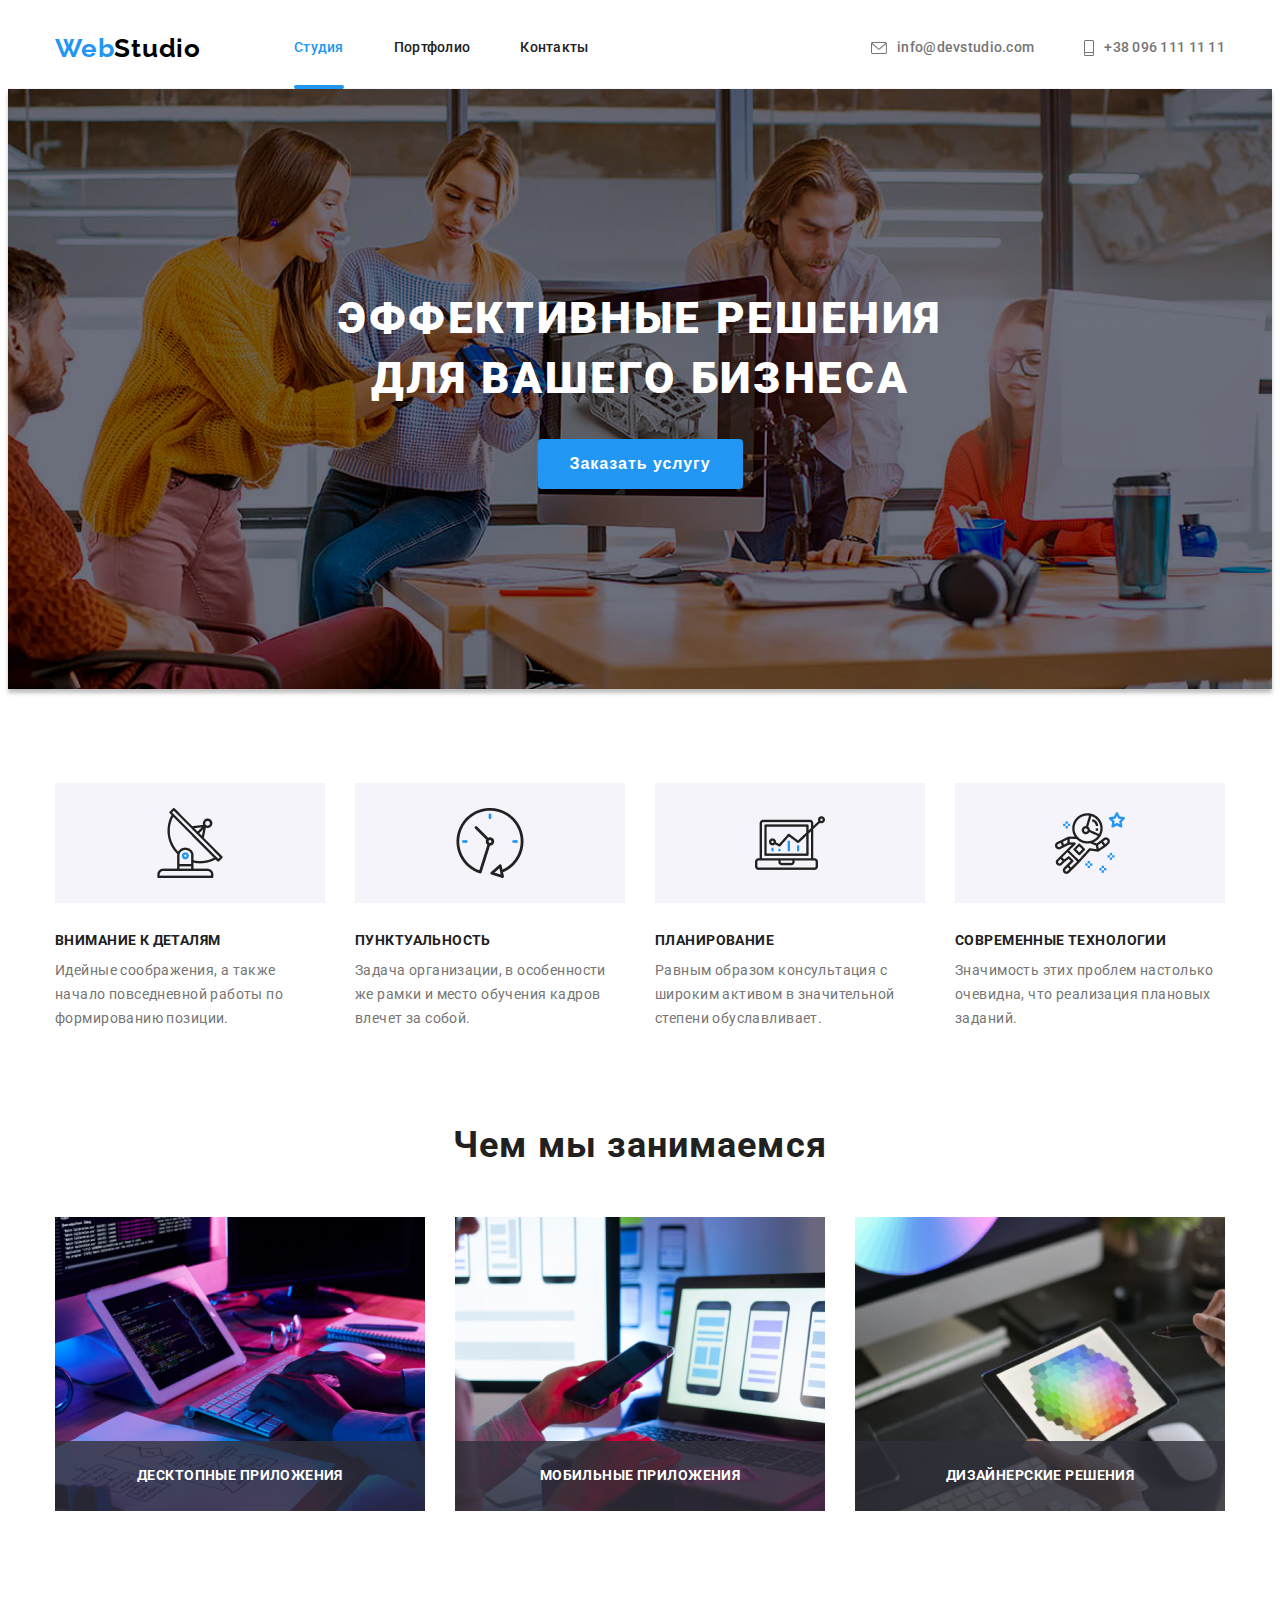
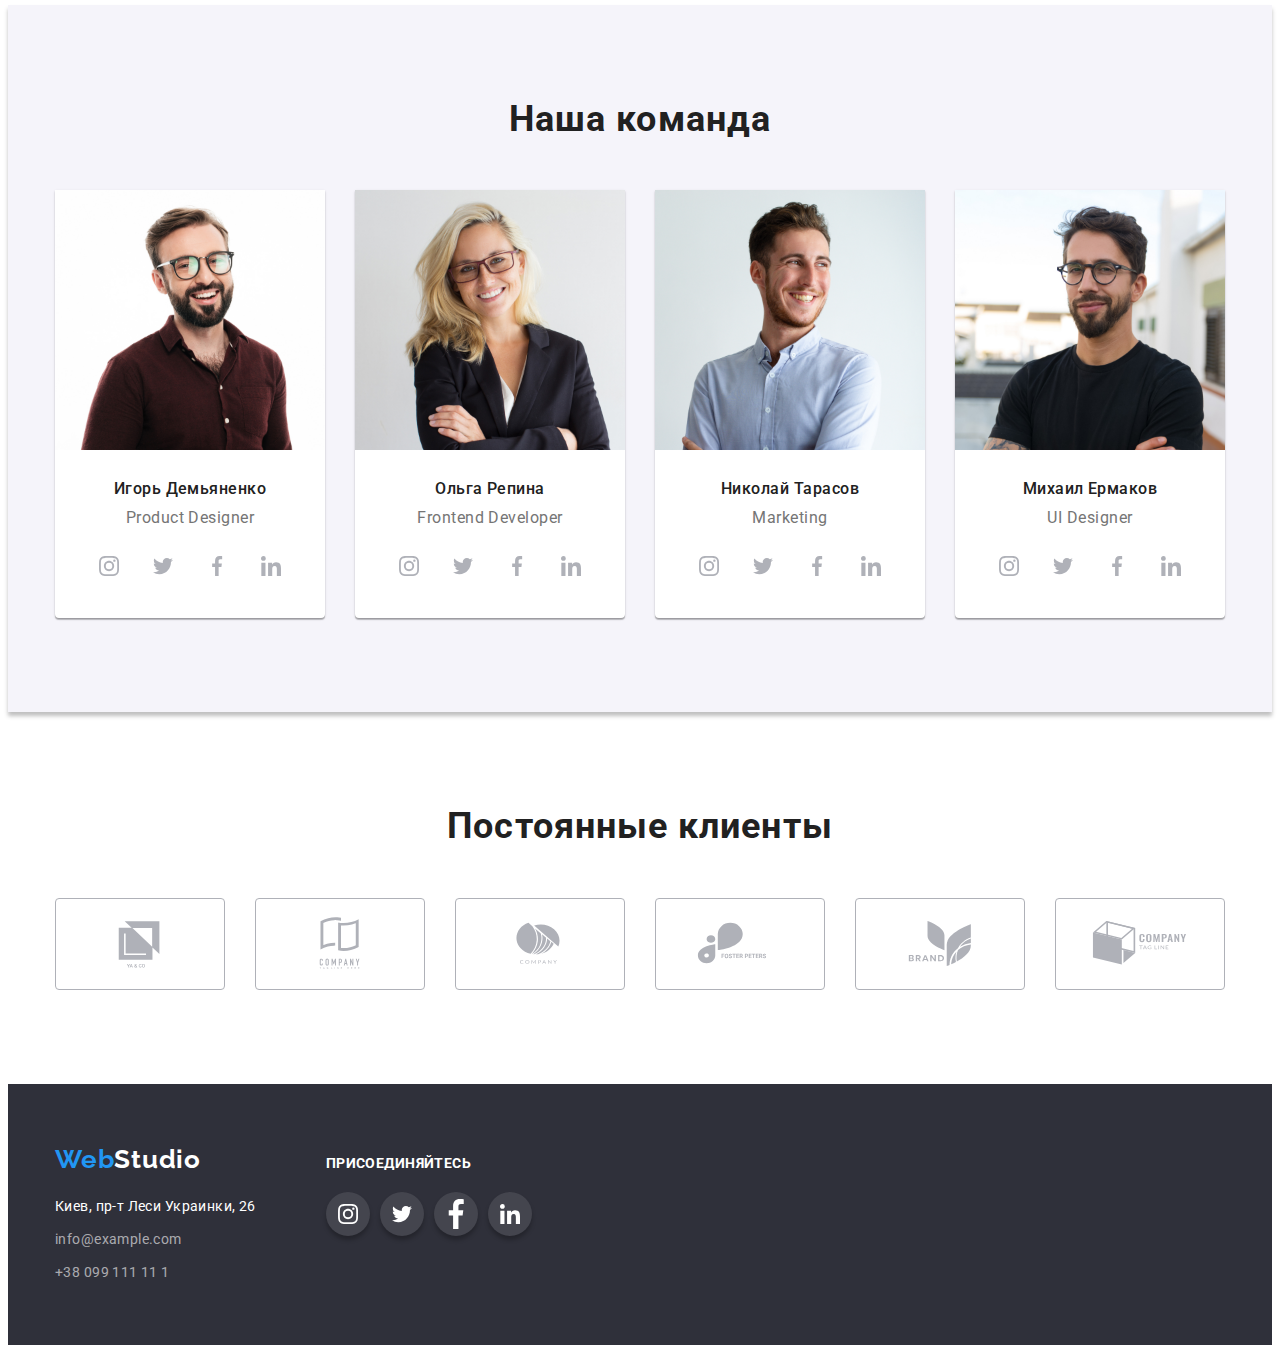
<file: index.html>
<!DOCTYPE html>
<html lang="ru">
<head>
    <meta charset="UTF-8">
    <meta http-equiv="X-UA-Compatible" content="IE=edge">
    <meta name="viewport" content="width=device-width, initial-scale=1.0">
    <title>Document</title>
    <link rel="preconnect" href="https://fonts.googleapis.com">
    <link rel="preconnect" href="https://fonts.gstatic.com" crossorigin>
    <link href="https://fonts.googleapis.com/css2?family=Raleway:wght@700&family=Roboto:wght@400;500;700;900&display=swap" rel="stylesheet">
    <link rel="stylesheet"  
        href="https://cdnjs.cloudflare.com/ajax/libs/modern-normalize/1.1.0/modern-normalize.min.css"
        integrity="sha512-wpPYUAdjBVSE4KJnH1VR1HeZfpl1ub8YT/NKx4PuQ5NmX2tKuGu6U/JRp5y+Y8XG2tV+wKQpNHVUX03MfMFn9Q=="
        crossorigin="anonymous"  
        referrerpolicy="no-referrer" />
        <link href="https://unpkg.com/aos@2.3.1/dist/aos.css" rel="stylesheet">
        <link rel="stylesheet" 
        href="https://cdnjs.cloudflare.com/ajax/libs/animate.css/4.1.1/animate.min.css" />
    <link rel="stylesheet" href="./css/styles.css">
</head>
<body>
    <!-- navigation -->
    <header class=" header ">
        <div class="container navigation">
            <nav class="header-nav"> 
                <a  href="./index.html" lang="en" class="header-logo animate__animated animate__bounce" >
                    <span class="logo-span">Web</span>Studio
                </a>
                <ul class="header-list list">
                    <li class="header-item "><a href="./index.html" class="header-link link current">Студия</a></li>
                    <li class="header-item"><a href="./portfolio.html" class="header-link link ">Портфолио</a></li>
                    <li class="header-item"><a href="#" class="header-link link">Контакты</a></li>
                </ul>
            </nav>
             <ul class="avth-nav list">
                 <li class="avth-item item">
                    <a href="mailto:info@devstudio.com" class="avth-mail grey link"><svg class="avth-soc-icon" width="16" height="12">
                        <use href="./images/symbol-defs.svg#convert"></use>
                    </svg>info@devstudio.com</a>
                </li>
                 <li class="avth-item item">
                    <a href="tel:+380961111111" class="avth-tel grey link"><svg class="avth-soc-icon" width="10" height="16">
                        <use href="./images/symbol-defs.svg#telephone"></use>
                    </svg>+38 096 111 11 11</a>
                </li>
             </ul>
        </div>
    </header>
    <main>
    <!--Герой -Hero -->
    
    <section class="hero">
        <div class="container">
            <h1 class="hero-title">
                Эффективные решения для вашего бизнеса
            </h1>
            <button type="button" class="hero-btn" data-modal-open >
                Заказать услугу
            </button> 
        </div>
        
    </section>

    <!--  Перечень особеннoстeй features-->
             <!-- преимуществ Benefitc-->
    <section class="features">
        <div class="container ">
            <h2 class="visually-hidden">Преимущества </h2>
            <ul class="features-list list">
                <li class="features-item item-antenna">
                    <h3 class="features-after-title">Внимание к деталям</h3>
                    <p class="features-text">
                        Идейные соображения, а также начало повседневной работы по формированию позиции.
                    </p>
                </li>
                <li class="features-item item-clock">
                    <h3 class="features-after-title">Пунктуальность</h3>
                    <p class="features-text">
                        Задача организации, в особенности же рамки и место обучения кадров влечет за собой.
                    </p>
                </li>
                <li class="features-item item-diagram">
                    <h3 class="features-after-title">Планирование</h3>
                    <p class="features-text">
                        Равным образом консультация с широким активом в значительной степени обуславливает.
                    </p>
                </li>
                <li class="features-item item-astronavt">
                    <h3 class="features-after-title">Современные технологии</h3>
                    <p class="features-text">
                        Значимость этих проблем настолько очевидна, что реализация плановых заданий.
                    </p>
                </li>
            </ul>
        </div> 
    </section>
    <!-- чем занимаемся- doing -->
    <section class=" doing">
        <div class="container ">
            <h2 class=" doing-title">
                Чем мы занимаемся
            </h2>
            <ul class="doing-list list">
                <li class="doing-item"><img src="images/img(1).jpg" alt="печатает на ноутбуке" width="370">
                    <p class="doing-text">Десктопные приложения</p>
                </li>
                <li class="doing-item"><img src="images/img(2).jpg" alt="синхронизирует из телефона" width="370" height="294">
                    <p class="doing-text">Мобильные приложения</p>
                </li>
                <li class="doing-item"><img src="images/img(3).jpg" alt=" моделирует на планшета" width="370" height="294">
                    <p class="doing-text">Дизайнерские решения</p>
                </li>
            </ul>
        </div>
    </section>
      <!--сотрудники-employees-->
      <section class="employees">
        <div class="container">
           <h2 class="employees-title">
                Наша команда
            </h2>
                <ul class="employees-list list">
                    <li class="employees-item">
                        <img src="images/img(4).jpg" alt="игорь" width="270" height="260">
                        <div class=" employees-container">
                            <h3 class="employees-after-title">Игорь Демьяненко</h3>
                            <p lang="en" class="employees-text">Product Designer</p>
                            <ul class="employees-soc list">
                                <li class="employees-soc-item">
                                    <a href="" class="employees-soc-link ">
                                        <svg class="employees-soc-icon" width="20" height="20" >
                                            <use href="./images/symbol-defs1.svg#icon-instagram-2"></use>
                                        </svg>
                                    </a>
                                </li>
                                <li class="employees-soc-item">
                                    <a href="" class="employees-soc-link">
                                        <svg class="employees-soc-icon" width="20" height="20">
                                            <use href="./images/symbol-defs1.svg#icon-twitter-1"></use>
                                        </svg>
                                    </a>
                                </li>
                                <li class="employees-soc-item">
                                    <a href="" class="employees-soc-link">
                                        <svg class="employees-soc-icon" width="20" height="20">
                                            <use href="./images/symbol-defs1.svg#icon-facebook-1"></use>
                                        </svg>
                                    </a>
                                </li>
                                <li class="employees-soc-item">
                                    <a href="" class="employees-soc-link">
                                        <svg class="employees-soc-icon" width="20" height="20">
                                            <use href="./images/symbol-defs1.svg#icon-linkedin-1"></use>
                                        </svg>
                                    </a>
                                </li>
                            </ul>
                        </div>
                    </li>
                    <li class="employees-item">
                        <img src="images/img(5).jpg" alt="ольга" width="270" height="260">
                        <div class=" employees-container">
                            <h3 class="employees-after-title">Ольга Репинa</h3>
                            <p lang="en" class="employees-text">Frontend Developer</p>
                            <ul class="employees-soc list">
                                <li class="employees-soc-item">
                                    <a href="" class="employees-soc-link ">
                                        <svg class="employees-soc-icon" width="20" height="20" >
                                            <use href="./images/symbol-defs1.svg#icon-instagram-2"></use>
                                        </svg>
                                    </a>
                                </li>
                                <li class="employees-soc-item">
                                    <a href="" class="employees-soc-link">
                                        <svg class="employees-soc-icon" width="20" height="20">
                                            <use href="./images/symbol-defs1.svg#icon-twitter-1"></use>
                                        </svg>
                                    </a>
                                </li>
                                <li class="employees-soc-item">
                                    <a href="" class="employees-soc-link">
                                        <svg class="employees-soc-icon" width="20" height="20">
                                            <use href="./images/symbol-defs1.svg#icon-facebook-1"></use>
                                        </svg>
                                    </a>
                                </li>
                                <li class="employees-soc-item">
                                    <a href="" class="employees-soc-link">
                                        <svg class="employees-soc-icon" width="20" height="20">
                                            <use href="./images/symbol-defs1.svg#icon-linkedin-1"></use>
                                        </svg>
                                    </a>
                                </li>
                            </ul>
                        </div>
                    </li>
                    <li class="employees-item">
                        <img src="images/img(6).jpg" alt="николай" width="270" height="260">
                        <div class=" employees-container">
                            <h3 class="employees-after-title">Николай Тарасов</h3>
                            <p lang="en" class="employees-text">Marketing</p>
                            <ul class="employees-soc list">
                                <li class="employees-soc-item">
                                    <a href="" class="employees-soc-link ">
                                        <svg class="employees-soc-icon" width="20" height="20" >
                                            <use href="./images/symbol-defs1.svg#icon-instagram-2"></use>
                                        </svg>
                                    </a>
                                </li>
                                <li class="employees-soc-item">
                                    <a href="" class="employees-soc-link">
                                        <svg class="employees-soc-icon" width="20" height="20">
                                            <use href="./images/symbol-defs1.svg#icon-twitter-1"></use>
                                        </svg>
                                    </a>
                                </li>
                                <li class="employees-soc-item">
                                    <a href="" class="employees-soc-link">
                                        <svg class="employees-soc-icon" width="20" height="20">
                                            <use href="./images/symbol-defs1.svg#icon-facebook-1"></use>
                                        </svg>
                                    </a>
                                </li>
                                <li class="employees-soc-item">
                                    <a href="" class="employees-soc-link">
                                        <svg class="employees-soc-icon" width="20" height="20">
                                            <use href="./images/symbol-defs1.svg#icon-linkedin-1"></use>
                                        </svg>
                                    </a>
                                </li>
                            </ul>
                        </div>
                    </li>
                    <li class="employees-item">
                        <img src="images/img(7).jpg" alt="михаил" width="270" height="260">
                        <div class=" employees-container">
                            <h3 class="employees-after-title">Михаил Ермаков</h3>
                            <p lang="en" class="employees-text">UI Designer</p>
                            <ul class="employees-soc list">
                                <li class="employees-soc-item">
                                    <a href="" class="employees-soc-link ">
                                        <svg class="employees-soc-icon" width="20" height="20" >
                                            <use href="./images/symbol-defs1.svg#icon-instagram-2"></use>
                                        </svg>
                                    </a>
                                </li>
                                <li class="employees-soc-item">
                                    <a href="" class="employees-soc-link">
                                        <svg class="employees-soc-icon" width="20" height="20">
                                            <use href="./images/symbol-defs1.svg#icon-twitter-1"></use>
                                        </svg>
                                    </a>
                                </li>
                                <li class="employees-soc-item">
                                    <a href="" class="employees-soc-link">
                                        <svg class="employees-soc-icon" width="20" height="20">
                                            <use href="./images/symbol-defs1.svg#icon-facebook-1"></use>
                                        </svg>
                                    </a>
                                </li>
                                <li class="employees-soc-item">
                                    <a href="" class="employees-soc-link">
                                        <svg class="employees-soc-icon" width="20" height="20">
                                            <use href="./images/symbol-defs1.svg#icon-linkedin-1"></use>
                                        </svg>
                                    </a>
                                </li>
                            </ul>
                        </div>
                     
                    </li>
                       
                </ul>
        </div>
    </section>
    <!-- Регулярные клиенты -->
    <section class="client">
        <div class="container">
            <h2 class="client-title">
                Постоянные клиенты
            </h2>
            <ul class="client-list list">
                <li class="client-item">
                    <a href="" class="client-link ">
                        <svg class="client-icon" width="106" height="60">
                            <use href="./images/symbol-defs2.svg#icon-Logo"></use>
                        </svg>
                    </a>
                </li>
                <li class="client-item">
                    <a href="" class="client-link ">
                        <svg class="client-icon" width="106" height="60">
                            <use href="./images/symbol-defs2.svg#icon-Logo-1"></use>
                        </svg>
                    </a>
                </li>
                <li class="client-item">
                    <a href="" class="client-link ">
                        <svg class="client-icon" width="106" height="60">
                            <use href="./images/symbol-defs2.svg#icon-Logo-2"></use>
                        </svg>
                    </a>
                </li>
                <li class="client-item">
                    <a href="" class="client-link ">
                        <svg class="client-icon" width="106" height="60">
                            <use href="./images/symbol-defs2.svg#icon-Logo-3"></use>
                        </svg>
                    </a>
                </li>
                <li class="client-item">
                    <a href="" class="client-link ">
                        <svg class="client-icon" width="106" height="60">
                            <use href="./images/symbol-defs2.svg#icon-Logo-4"></use>
                        </svg>
                    </a>
                </li>
                <li class="client-item">
                    <a href="" class="client-link ">
                        <svg class="client-icon" width="106" height="60">
                            <use href="./images/symbol-defs2.svg#icon-Logo-5"></use>
                        </svg>
                    </a>
                </li>
            </ul>

        </div>
    </section>
    </main>
    <!-- Футер -->
    <footer class="footer">
        <div class="footer-container container">
            <div class=" adress-container ">
                <a href="./index.html" lang="en" class="footer-logo">
                    <span class="logo-span">Web</span>Studio
                </a>
                <address class="adress">
                    <ul class="footer-list list">
                        <li class="footer-item">
                            <a href="https://goo.gl/maps/2USZwXQaz1WwdcCW7" target="_blank " rel="noopener nofollow"
                                class="footer-adress link">Киев, пр-т Леси Украинки, 26</a>
                        </li>
                        <li class="footer-item">
                            <a href="mailto:info@example.com" class="footer-link link">info@example.com</a>
                        </li>
                        <li class="footer-item">
                            <a href="tel:+380991111111" class="footer-link link">+38 099 111 11 1</a>
                        </li>
                    </ul>
                </address>
            </div>
            <!-- Присоеденяйтесь-join -->
            <div class="join-container">
                <p class="join-text">
                    присоединяйтесь
                </p>
                <ul class="join-soc-list list">
                    <li class="join-soc-item">
                        <a href="" class="join-soc-link ">
                            <svg class="join-soc-icon" width="20" height="20">
                                <use href="./images/symbol-defs1.svg#icon-instagram-2"></use>
                            </svg>
                        </a>
                    </li>
                    <li class="join-soc-item">
                        <a href="" class="join-soc-link">
                            <svg class="join-soc-icon" width="20" height="20">
                                <use href="./images/symbol-defs1.svg#icon-twitter-1"></use>
                            </svg>
                        </a>
                    </li>
                    <li class="join-soc-item">
                        <a href="" class="join-soc-link">
                            <svg class="join-soc-icon" width="30" height="30">
                                <use href="./images/symbol-defs1.svg#icon-facebook-1"></use>
                            </svg>
                        </a>
                    </li>
                    <li class="join-soc-item">
                        <a href="" class="join-soc-link">
                            <svg class="join-soc-icon" width="20" height="20">
                                <use href="./images/symbol-defs1.svg#icon-linkedin-1"></use>
                            </svg>
                        </a>
                    </li>
                </ul>
            </div>
        </div>
    </footer>
    <div class="backdrop is-hidden" data-modal>
        <div class="modal-window">
            <p></p>
            <button type="button" class="modal-close" data-modal-close>
                <svg class="modal-window-icon" width="30" height="30">
                    <use href="./images/symbol-defs close.svg#icon-close"></use>
                </svg>
            </button>
        </div>
    </div>
    <script src="https://unpkg.com/aos@2.3.1/dist/aos.js"></script>
    <script>
        AOS.init();
    </script>
    <script src="./js/modal.js"></script>
</body>
</html>
</file>
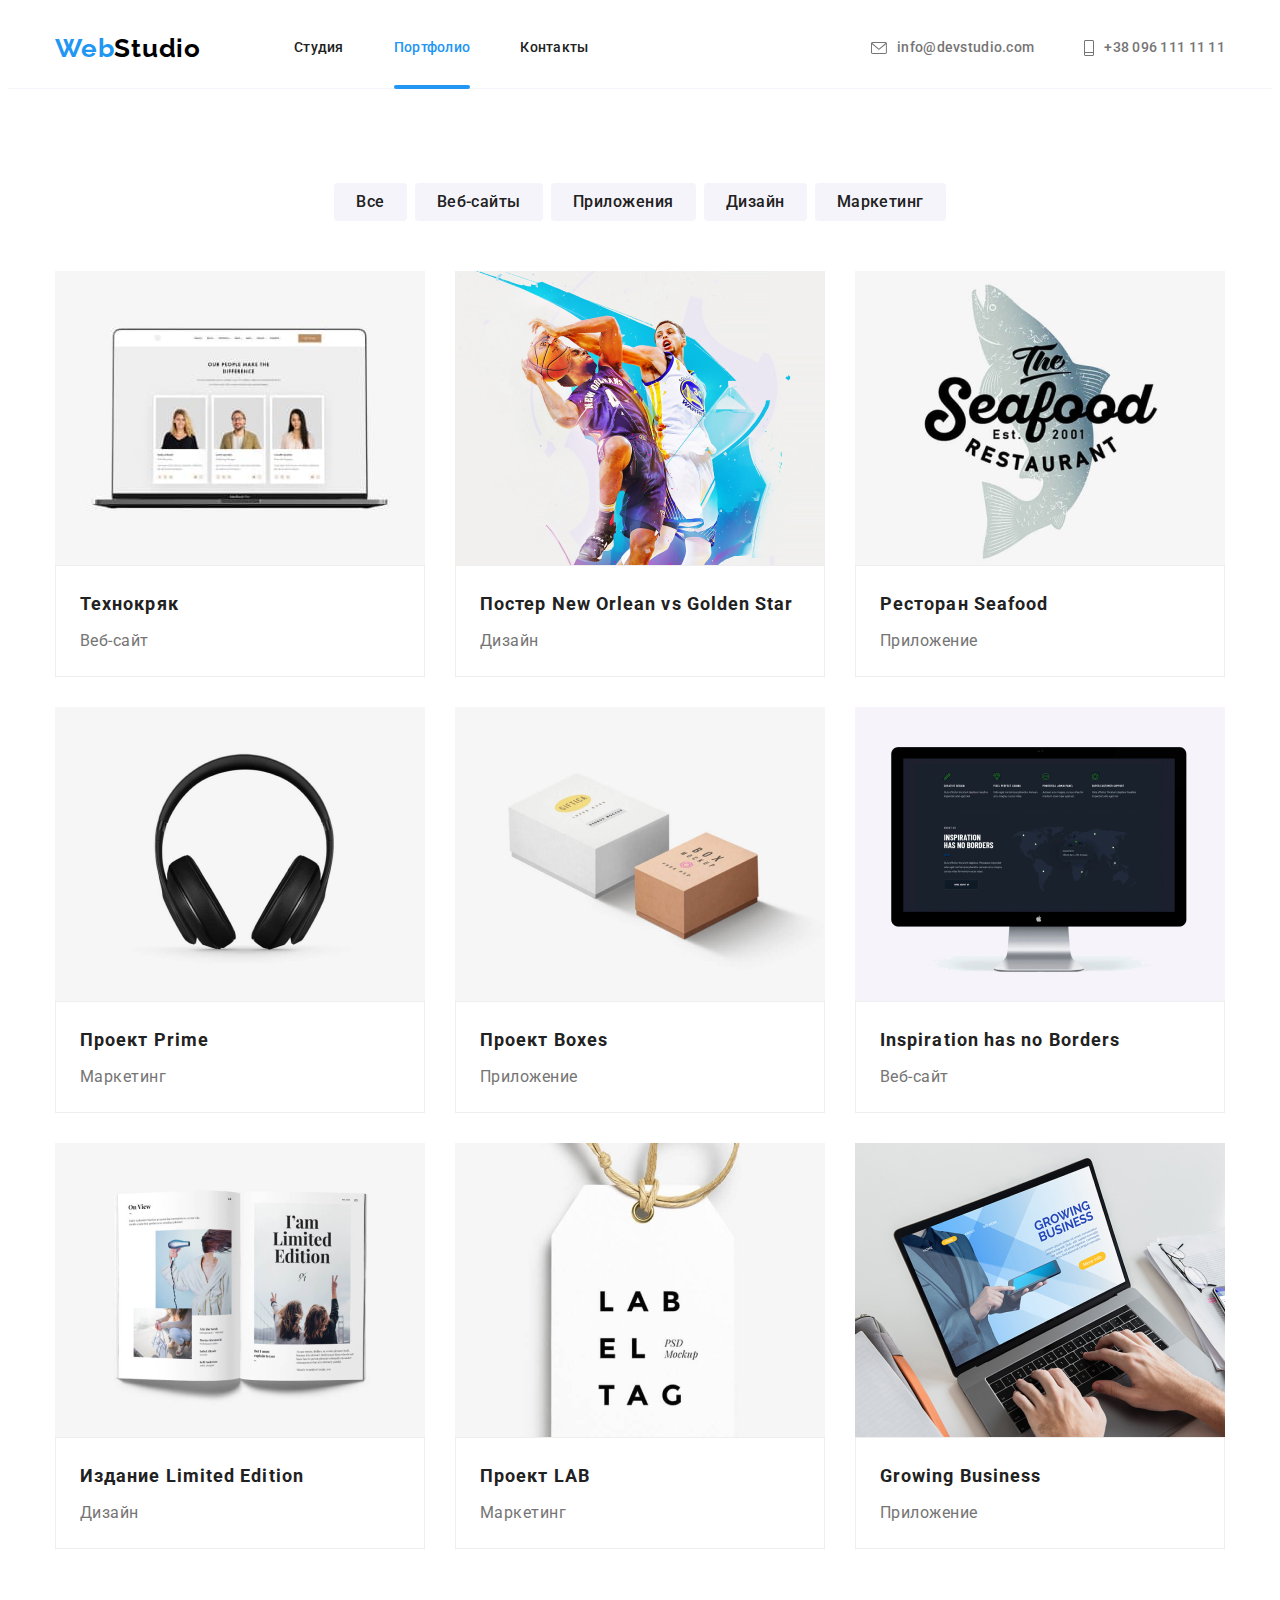
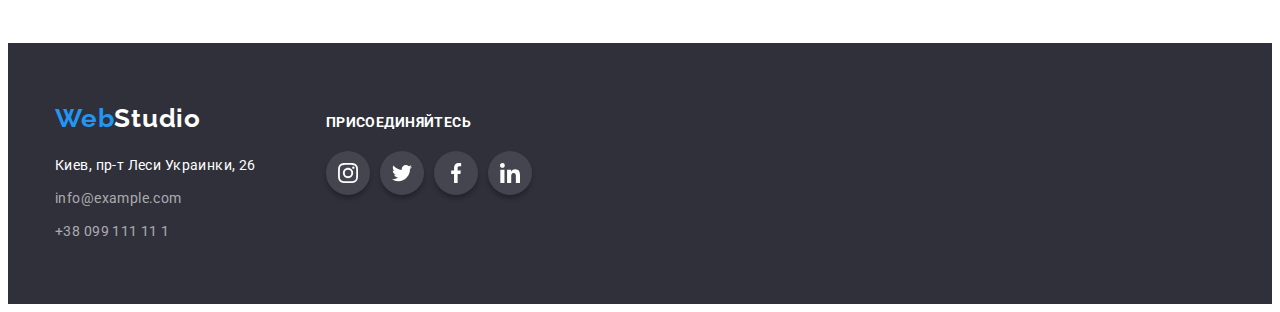
<file: portfolio.html>
<!DOCTYPE html>
<html lang="ru">

<head>
    <meta charset="UTF-8">
    <meta http-equiv="X-UA-Compatible" content="IE=edge">
    <meta name="viewport" content="width=device-width, initial-scale=1.0">
    <title>Document</title>
    <link rel="preconnect" href="https://fonts.googleapis.com">
    <link rel="preconnect" href="https://fonts.gstatic.com" crossorigin>
    <link href="https://fonts.googleapis.com/css2?family=Raleway:wght@700&family=Roboto:wght@400;500;700;900&display=swap" rel="stylesheet">
    <link rel="stylesheet" 
        href="https://cdnjs.cloudflare.com/ajax/libs/modern-normalize/1.1.0/modern-normalize.min.css"
        integrity="sha512-wpPYUAdjBVSE4KJnH1VR1HeZfpl1ub8YT/NKx4PuQ5NmX2tKuGu6U/JRp5y+Y8XG2tV+wKQpNHVUX03MfMFn9Q=="
        crossorigin="anonymous" 
        referrerpolicy="no-referrer" />
        <link href="https://unpkg.com/aos@2.3.1/dist/aos.css" rel="stylesheet">
        <link rel="stylesheet" 
        href="https://cdnjs.cloudflare.com/ajax/libs/animate.css/4.1.1/animate.min.css" />
    <link rel="stylesheet" href="./css/styles.css">
</head>

<body class="page">
    <!-- navigation -->
    <header class=" header ">
        <div class="container navigation">
             <nav class="header-nav">
                 <a href="./index.html" lang="en" class="header-logo">
                     <span class="logo-span">Web</span>Studio
                 </a>
                 <ul class=" header-list list">
                     <li class="header-item"> <a href="./index.html" class="header-link link ">Студия</a></li>
                     <li class="header-item"> <a href="./portfolio.html" class="header-link link current">Портфолио</a></li>
                     <li class="header-item"> <a href="#" class="header-link link">Контакты</a></li>
                 </ul>
             </nav>     
             <ul class="avth-nav list">
                 <li class="avth-item item"> <a href="mailto:info@devstudio.com" class="header-mail grey link"><svg class="avth-soc-icon" width="16" height="12">
                    <use href="./images/symbol-defs.svg#convert"></use>
                </svg>info@devstudio.com</a></li>
                 <li class="avth-item item"> <a href="tel:+380961111111" class="header-tel grey link"><svg class="avth-soc-icon" width="10" height="16">
                    <use href="./images/symbol-defs.svg#telephone"></use>
                </svg>+38 096 111 11 11</a></li>
             </ul>
        </div>
    </header>
    <main >
        <!-- filter -->
        <section class="portfolio">
            <div class="container">
                    <h1 class="visually-hidden">
                        Портфолио
                    </h1>
                    <ul class="filter-list list">
                        <li class="filter-item">
                            <button type="button" class="filter-btn">Все</button>
                        </li>
                        <li class="filter-item">
                            <button type="button" class="filter-btn">Веб-сайты</button>
                        </li>
                        <li class="filter-item">
                            <button type="button" class="filter-btn">Приложения</button>
                        </li>
                        <li class="filter-item">
                            <button type="button" class="filter-btn">Дизайн</button>
                        </li>
                        <li class="filter-item">
                            <button type="button" class="filter-btn">Маркетинг</button>
                        </li>
                    </ul>   
                           <!--projekt-->
                <ul class="projekt-list list">
                    <li class="projekt-item">
                        <a href="#" class="projekt-link link">
                            <div class="projekt-ghostly"><img src="images. port/img port(1).jpg" alt="технокряк" width="370">
                            <p class="projekt-ghostly-text">
                                Ресурс предлагает комплексные предложения с разным уровнем функционала и сервисов. Все это позволит посетителю
                                получить
                                исчерпывающие сведения о компании или частном лице.
                            </p>
                        </div>
                            <div class="after-projekt">
                                <h2 class="projekt-title">Технокряк</h2>
                                <p class="projekt-text">Веб-сайт</p>
                            </div>
                        </a>
                    </li>
                    <li class="projekt-item">
                        <a href="#" class="projekt-link link">
                            <div  class="projekt-ghostly"><img src="images. port/img port(2).jpg" alt=" постер баскетболисты" width="370">
                                <p class="projekt-ghostly-text"></p>
                            </div>
                            <div class="after-projekt">
                                <h2 lang="en" class="projekt-title">
                                    Постер
                                    <span lang="en">New Orlean vs Golden Star</span>
                                </h2>
                                <p class="projekt-text">Дизайн</p>
                            </div>
                        </a>
                    </li>
                    <li class="projekt-item">
                        <a href="#" class="projekt-link link">
                            <div  class="projekt-ghostly"><img src="images. port/img port(3).jpg" alt="постер ресторана" width="370">
                                <p class="projekt-ghostly-text"></p>
                            </div>
                            <div class="after-projekt">
                                <h2 lang="en" class="projekt-title">
                                    Ресторан
                                    <span lang="en">Seafood</span>
                                </h2>
                                <p class="projekt-text">Приложение</p>
                            </div>
                        </a>
                    </li>
                    <li class="projekt-item">
                        <a href="#" class="projekt-link link">
                           <div  class="projekt-ghostly"><img src="images. port/img port(4).jpg" alt="наушники" width="370">
                               <p class="projekt-ghostly-text"></p>
                           </div>
                            <div class="after-projekt">
                                <h2 lang="en" class="projekt-title">
                                    Проект
                                    <span lang="en"> Prime</span>
                                </h2>
                                <p class="projekt-text">Маркетинг</p>
                            </div>
                        </a>
                    </li>
                    <li class="projekt-item">
                        <a href="#" class="projekt-link link">
                            <div  class="projekt-ghostly"><img src="images. port/img port(5).jpg" alt="наушники" width="370">
                                <p class="projekt-ghostly-text"></p>
                            </div>
                            <div class="after-projekt">
                                <h2 lang="en" class="projekt-title">
                                    Проект
                                    <span lang="en">Boxes</span>
                                </h2>
                                <p class="projekt-text">Приложение</p>
                            </div>
                        </a>
                    </li>
                    <li class="projekt-item">
                        <a href="#" class="projekt-link link">
                            <div  class="projekt-ghostly"><img src="images. port/img port(6).jpg" alt="монитор" width="370">
                                <p class="projekt-ghostly-text"></p>
                            </div>
                            <div class="after-projekt">
                                <h2 lang="en" class="projekt-title">
                                    Inspiration has no Borders
                                </h2>
                                <p class="projekt-text">Веб-сайт</p>
                            </div>
                        </a>
                    </li>
                    <li class="projekt-item">
                        <a href="#" class="projekt-link link">
                            <div  class="projekt-ghostly"><img src="images. port/img port(7).jpg" alt="книга" width="370">
                                <p class="projekt-ghostly-text"></p>
                            </div>
                            <div class="after-projekt">
                                <h2 lang="en" class="projekt-title">
                                    Издание
                                    <span lang="en">Limited Edition</span>
                                </h2>
                                <p class="projekt-text">Дизайн</p>
                            </div>
                        </a>
                    </li>
                    <li class="projekt-item">
                        <a href="#" class="projekt-link link">
                            <div  class="projekt-ghostly"><img src="images. port/img port(8).jpg" alt="бирка" width="370">
                                <p class="projekt-ghostly-text"></p>
                            </div>
                            <div class="after-projekt">
                                <h2 class="projekt-title">
                                    Проект
                                    <span lang="en">LAB</span>
                                </h2>
                                <p class="projekt-text">Маркетинг</p>
                            </div>
                        </a>
                    </li>
                    <li class="projekt-item">
                        <a href="#" class="projekt-link link">
                            <div  class="projekt-ghostly"><img src="images. port/img port(9).jpg" alt="открытое приложение" width="370">
                                <p class="projekt-ghostly-text"></p>
                            </div>
                            <div class="after-projekt">
                                <h2 lang="en" class="projekt-title">
                                    Growing Business
                                </h2>
                                <p class="projekt-text">Приложение</p>
                            </div>
                        </a>
                    </li>
                </ul>
                </section>
            </div>
    </main>
    <!-- Футер -->
    <footer class="footer">
        <div class="footer-container container">
            <div class="adress-container">
                <a href="./index.html" lang="en" class="footer-logo">
                    <span class="logo-span">Web</span>Studio
                </a>
                <address class="adress">
                    <ul class="footer-list list">
                        <li class="footer-item">
                            <a href="https://goo.gl/maps/2USZwXQaz1WwdcCW7" target="_blank " rel="noopener nofollow"
                                class="footer-adress link">Киев, пр-т Леси Украинки, 26</a>
                        </li>
                        <li class="footer-item">
                            <a href="mailto:info@example.com" class="footer-link link">info@example.com</a>
                        </li>
                        <li class="footer-item">
                            <a href="tel:+380991111111" class="footer-link link">+38 099 111 11 1</a>
                        </li>
                    </ul>
                </address>
            </div>
            <!-- Присоеденяйтесь-join -->
            <div class="join-container">
                <p class="join-text">
                    присоединяйтесь
                </p>
                <ul class="join-soc-list list">
                    <li class="join-soc-item">
                        <a href="" class="join-soc-link ">
                            <svg class="join-soc-icon" width="20" height="20">
                                <use href="./images/symbol-defs1.svg#icon-instagram-2"></use>
                            </svg>
                        </a>
                    </li>
                    <li class="join-soc-item">
                        <a href="" class="join-soc-link">
                            <svg class="join-soc-icon" width="20" height="20">
                                <use href="./images/symbol-defs1.svg#icon-twitter-1"></use>
                            </svg>
                        </a>
                    </li>
                    <li class="join-soc-item">
                        <a href="" class="join-soc-link">
                            <svg class="join-soc-icon" width="20" height="20">
                                <use href="./images/symbol-defs1.svg#icon-facebook-1"></use>
                            </svg>
                        </a>
                    </li>
                    <li class="join-soc-item">
                        <a href="" class="join-soc-link">
                            <svg class="join-soc-icon" width="20" height="20">
                                <use href="./images/symbol-defs1.svg#icon-linkedin-1"></use>
                            </svg>
                        </a>
                    </li>
                </ul>
            </div>
        </div>
    </footer>
    <script src="https://unpkg.com/aos@2.3.1/dist/aos.js"></script>
    <script>
        AOS.init();
    </script>
</body>

</html>
</file>
<file: css/styles.css>
/* цвет текста основного  #212121
   цвет текста белый #FFFFFF 
   цвет  текста вторичный серый #757575 
   акцент цвет голубой #2196F3 
   #EEEEEE 
    цвет лого #000000 
   background наша команда/btn портфолио #F5F4FA 
   address hover- # FFFFFF 60 % focus #FFFFFF 
   background footer,hero #2F303A */
    
   body {
    font-family: "Roboto","Open Sans",sans-serif;
    color: var(--title-text-color);
    background-color: var(--background-color);
    font-size: 14px;
    letter-spacing: 0.03em;
   
   }
    *{ box-sizing: border-box;  
 }
h1,
h2,
h3,
h4,
h5,
h6,
p{
    margin: 0 auto;
}
 

img {
    display: block;
    max-width: 100%;
    height: auto;
}
button {
    display: block;
    margin: 0 auto;
    cursor: pointer;
    border: none;
    border-radius: 4px;
}
section {
    padding-top:  94px; 
    padding-bottom: 94px;
}
.container {
    width: 1200px;
    margin: 0 auto;
    padding: 0 15px;
   
    
   
}
:root {
    --title-text-color:#212121;
    --background-color: #FFFFFF;
    --text-white-color:#FFFFFF;
    --secondary-text-color:#757575;
    --accent-text-color:#2196F3;
    --text-logo-color:#000000;
    --footer-hero-background-color:#2F303A;
    --secondary-background-color:#F5F4FA;
    --features-background-color: #E5E5E5;
}

    
.list {
  list-style: none;
  padding-left: 0px;
  margin: 0px;
  
  
}
.link {
    text-decoration: none;
}
/* --------------- navigation------------- */

.header {
    border-bottom: 1px solid #F5F4FA;
}

.navigation {
    display: flex;
    align-items: center;
   
}
.avth-nav {
    display:flex ;
    margin-left: auto ;
    align-items: flex-end;
}
.avth-nav .item +.item {
    margin-left: 50px;
}
.grey {
     display: flex;
     align-items: center;
     font-weight: 500;
     font-size: 14px;
     line-height: 1.14;
     letter-spacing: 0.02em;
     color: var(--secondary-text-color);
     transition: color 250ms cubic-bezier(0.4, 0, 0.2, 1);
    
}
.grey:hover,
.grey:focus {
    color: var(--accent-text-color);
    
        
}
.avth-soc-icon {
   fill: currentColor;
    margin-right: 10px; 
      
}
.avth-mail,
.avth-tel {
    padding-top: 32px;
    padding-bottom: 32px;
}
.header-nav {
    display: flex;
    align-items: center;    
}
.header-list {
    display: flex;
    align-items: center;
    margin-left: 93px;
}
.header-item {
    margin-left: 50px;
}
.header-item:first-child {
   margin-left: 0;
}


.header-logo,
.footer-logo{
    text-decoration: none;   
}

.header-logo {
    font-family: 'Raleway',sans-serif;
    font-style: normal;
    font-weight: 700;
    font-size: 26px;
    line-height: 1.19;
    /* identical to box height */
    letter-spacing: 0.03em;
    color: var(--text-logo-color);
    transition: 250ms cubic-bezier(0.4, 0, 0.2, 1);
   
   
}
.logo-span {
    font-family: 'Raleway';
    font-style: normal;
    font-weight: 700;
    font-size: 26px;
    line-height: 1.19;
    /* identical to box height */
    letter-spacing: 0.03em;
    color: var(--accent-text-color);
  
}
   
 .header-link {
    display: block;
    font-weight: 500;
    font-size: 14px;
    line-height: 1.14;
    letter-spacing: 0.02em;
    color: var(--title-text-color);
    padding-top: 32px;
    padding-bottom: 32px;
    transition: color 250ms cubic-bezier(0.4, 0, 0.2, 1);
    position: relative;
 }
 .header-link::after {
     content: '';
     position: absolute;
     width: 100%;
     height: 4px;
     left: 0;
     bottom: -1px;
     background-color: var(--accent-text-color);
     border-radius: 2px;
     opacity: 0;
     transition: opacity 250ms cubic-bezier(0.4, 0, 0.2, 1);   
 }
 
  .header-link:hover::after{
    opacity: 1;
  }
 
 .header-link:hover,
 .header-link:focus{
  color: var(--accent-text-color);
}
.current {
    color: var(--accent-text-color);
    
}
.current::after {
    opacity: var(--accent-text-color);
       
}
 /* --------Hero-------- */
.hero {
    max-width: 1600px;
    height: 600px;
    background-color: rgba(0, 0, 0, 0.2);
    background-image: linear-gradient(rgba(0, 0, 0, 0.2)
    ,rgba(0, 0, 0, 0.2)) ,
    url(../images/Img\ \(hero\).jpg);
    padding-top: 200px;
    padding-bottom: 200px;
    background-repeat: no-repeat;
    background-size: cover;
    background-position: center;
    margin: 0 auto;
    box-shadow: 0px 4px 4px rgba(0, 0, 0, 0.25);
}
.hero-title {
    
    font-weight: 900;
    font-size: 44px;
    line-height: 1.36;
    text-align: center;
    letter-spacing: 0.06em;
    text-transform: uppercase;
    color: var(--text-white-color);
    max-width: 696px;

}


.hero-btn {
    font-weight: 700;
    font-size: 16px;
    line-height: 1.88;
    display: flex;
    align-items: center;
    text-align: center;
    letter-spacing: 0.06em;
    color: var(--text-white-color);
    cursor: pointer;
    background-color:var(--accent-text-color);
    margin-top: 30px;
    padding: 10px 32px;
    transition: background-color 250ms cubic-bezier(0.4, 0, 0.2, 1);
}
.hero-btn:hover,
.hero-btn:focus { 
background-color: #188CE8;
}
/* ----------features-Benefits----------- */

.visually-hidden {
    position: absolute;
    white-space: nowrap;
    width: 1px;
    height: 1px;
    overflow: hidden;
    border: 0;
    padding: 0;
    clip: rect(0 0 0 0);
    clip-path: inset(50%);
    margin: -1px;
} 

.features{
    padding-bottom: 0;
}
.features-list {
    display: flex;
    gap: 30px;
}
.features-item::before {
    display: block;
    content: "";
    height: 120px;
    background-repeat: no-repeat;
    background-position: center;
    background-color: var(--secondary-background-color);
    margin-bottom: 30px;

    
}
.item-antenna::before {
    background-image:url(../features.png/antenna\ 1.png) ;
}
.item-clock::before {
    background-image:url(../features.png/clock\ 1.png) ;
}
.item-diagram::before {
    background-image:url(../features.png/diagram\ 1.png);
}
.item-astronavt::before {
    background-image: url(../features.png/astronaut\ 1.png);
}

.features-after-title{
    font-weight: 700;
    font-size: 14px;
    line-height: 1.14;
    letter-spacing: 0.03em;
    text-transform: uppercase;
    color: var(--title-text-color);
    max-width: 270px;
    
}
.features-text {
    font-weight: 400;
    font-size: 14px;
    line-height: 1.71;
    letter-spacing: 0.03em;
    color: var(--secondary-text-color);
    margin-top: 10px;
    max-width: 270px;
}
  /* -------------doing------------ */


.doing-list {
    display: flex;
    position: relative;

}
.doing-item:not(:last-child)
{
    margin-right: auto;
}
.doing-title,
.employees-title {
    font-weight: 700;
    font-size: 36px;
    line-height: 1.16;
    text-align: center;
    letter-spacing: 0.03em;
    color: var(--title-text-color);
    margin-bottom: 50px;
}


.doing-text {
    position: absolute;
    display: flex;
    align-items: center;
    text-align: center;
    justify-content: center;
    bottom: 0;
    background-color: rgba(47, 48, 58, 0.8);
    width: 370px;
    height: 70px;
    font-family: 'Roboto';
    font-style: normal;
    font-weight: 700;
    font-size: 14px;
    line-height: 1.14;
    letter-spacing: 0.03em;
    text-transform: uppercase;
    color: var(--background-color);
}
  /* ---------------employees---------- */
.employees {
    background: rgba(0, 0, 0, 0.2);
    background-color:var(--secondary-background-color );
    box-shadow: 0px 4px 4px rgba(0, 0, 0, 0.25);
}
.employees-list {
    display: flex;
    gap: 30px;
}
.employees-container {
  padding: 30px 0;
}

.employees-after-title {
    font-weight: 500;
    font-size: 16px;
    line-height: 1.18;
    /* identical to box height */
    text-align: center;
    letter-spacing: 0.03em;
    color: var(--title-text-color);
    
}
.employees-text {
    font-weight: 400;
    font-size: 16px;
    line-height: 1.18;
    text-align: center;
    letter-spacing: 0.03em;
    color: var(--secondary-text-color);
    margin-top: 10px;
    margin-bottom: 16px;
}
.employees-item {
    background: #FFFFFF;
    box-shadow: 0px 1px 3px rgba(0, 0, 0, 0.12), 0px 1px 1px rgba(0, 0, 0, 0.14), 0px 2px 1px rgba(0, 0, 0, 0.2);
    border-radius: 0px 0px 4px 4px;
}
.employees-soc{
  display: flex;
  justify-content: center;
  gap: 10px;  
}
.employees-soc-link {
    width: 44px;
    height: 44px;
    border-radius: 50%;
    display: flex;
    align-items: center;
    justify-content: center;
    color:#AFB1B8;
    transition: color 250ms cubic-bezier(0.4, 0, 0.2, 1),
    background-color 250ms cubic-bezier(0.4, 0, 0.2, 1);
        
}
.employees-soc-icon {
    fill: currentColor;
}
.employees-soc-link:hover,
.employees-soc-link:focus {
    background-color: var(--accent-text-color);
    color: var(--background-color);
}


/* ---------- regular klient---------*/
.client-title {
    font-weight: 700;
        font-size: 36px;
        line-height: 1.16;
        text-align: center;
        letter-spacing: 0.03em;
        color: var(--title-text-color);
        margin-bottom: 50px;
}
.client-list{
    display: flex;
    justify-content: center;
    gap: 30px;
    
        
}
.client-item {
    width: 170px;
    height: 92px;
    
}
.client-link {
    display:flex ;
    justify-content: center;
    align-items: center;   
    width: 100%;
    height: 100%;
    border: 1px solid #AFB1B8;
    border-radius: 4px;
    color: #AFB1B8;
    transition: color 250ms cubic-bezier(0.4, 0, 0.2, 1),
    border 250ms cubic-bezier(0.4, 0, 0.2, 1);
    
    
    
}
.client-link:hover,.client-link:focus {
    color: var(--accent-text-color);
    border: 1px solid var(--accent-text-color);
    
    
}
.client-icon {
    fill: currentColor;  
}
 /* ----------footer-------------- */
   
.footer-container {
    display: flex;
    align-items: baseline;
}
   
.footer {
    background-color: var(--footer-hero-background-color); 
    padding: 60px 0;
        
}
.footer-item:not(:last-child) {
    margin-bottom: 9px;
}
.footer-logo{
     font-family: 'Raleway',sans-serif;
     font-weight: 700;
     font-size: 26px;
     line-height: 1.19;
     letter-spacing: 0.03em;
     color: var(--text-white-color);
      
}
.adress {
    margin-top: 20px;
}
.footer-adress {
    font-family: 'Roboto';
    font-style: normal;
    font-weight: 400;
    font-size: 14px;
    line-height: 1.71;
    letter-spacing: 0.03em;
    color: var(--text-white-color);
    transition: color 250ms cubic-bezier(0.4, 0, 0.2, 1);
}
.footer-adress:hover,
.footer-adress:focus{
    color: var(--accent-text-color);
}
.footer-link {
    font-family: 'Roboto';
    font-style: normal;
    font-weight: 400;
    font-size: 14px;
    line-height: 1.71;
    letter-spacing: 0.03em;
    color: rgba(255, 255, 255, 0.6);
    transition: color 250ms cubic-bezier(0.4, 0, 0.2, 1);
}

.footer-link:hover,
.footer-link:focus {
    color:var(--accent-text-color);
} 
    /*---------------backdrop-------------*/
   .backdrop {
    position:fixed;
    top: 0;
    width: 100%;
    height: 100%;
    background: rgba(0, 0, 0, 0.2);
    transition: opacity 250ms cubic-bezier(0.4, 0, 0.2, 1),
      visibility 250ms cubic-bezier(0.4, 0, 0.2, 1);
}
.modal-window {
    position: absolute;
    width: 528px;
    min-height: 581px;
    left: 50%;
    top: 50%;
    transform: translate(-50%,-50%) scale(1);
    background: #FFFFFF;
    box-shadow: 0px 1px 3px rgba(0, 0, 0, 0.12), 0px 1px 1px rgba(0, 0, 0, 0.14), 0px 2px 1px rgba(0, 0, 0, 0.2);
    border-radius: 4px;
    transition: transform 250ms cubic-bezier(0.4, 0, 0.2, 1);
}
.backdrop .is-hidden .modal-window {
    transform: translate(-50%, -50%) scale(0);
}

.modal-close {
    position: absolute;
    top: 8px;
    right: 8px;
    background: #FFFFFF;
}
.is-hidden {
    opacity: 0;
    visibility: hidden;
    pointer-events: none;
}
.no-scroll {
    overflow: hidden;
}   


    /* ----------join-------- */
.join-container {
    margin-left: 70px;

}

.join-soc-list {
    display: flex;
    justify-content: center;
    align-items: center;
    gap: 10px;
    
}

.join-text {

    font-family: 'Roboto';
    font-style: normal;
    font-weight: 700;
    font-size: 14px;
    line-height: 1.14;
    letter-spacing: 0.03em;
    text-transform: uppercase;
    color:var(--background-color);
    margin-bottom: 20px;       
        
}
.join-soc-link {
    width: 44px;
    height: 44px;
    border-radius: 50%;
    display: flex;
    align-items: center;
    justify-content: center;
    background-color:rgba(255, 255, 255, 0.1);
    box-shadow: 0px 4px 4px rgba(0, 0, 0, 0.25);
    transition: background-color 250ms cubic-bezier(0.4, 0, 0.2, 1);
}


.join-soc-icon {
    fill:#FFFFFF ;    
}

.join-soc-link:hover,
.join-soc-link:focus {
    background-color: #2196F3;
    } 
    /* -------filter------ */
    
   
.filter-list {
        display: flex;
        justify-content: center;
 }
.filter-item:nth-child(n+2) {
        margin-left: 8px;
}


.filter-btn {
        font-family: 'Roboto';
        font-style: normal;
        font-weight: 500;
        font-size: 16px;
        line-height: 1.62;
        text-align: center;
        letter-spacing: 0.03em;
        cursor: pointer;
        color: var(--title-text-color);
        background-color: var(--secondary-background-color);
        padding: 6px 22px;
        transition: color 250ms cubic-bezier(0.4, 0, 0.2, 1),
        background-color 250ms cubic-bezier(0.4, 0, 0.2, 1),
        box-shadow 250ms cubic-bezier(0.4, 0, 0.2, 1);
        
} 
.filter-btn:hover, 
.filter-btn:focus {
        color:var(--text-white-color);
        background-color:var(--accent-text-color);
        box-shadow: 0px 4px 4px rgba(0, 0, 0, 0.25);
}
     
      /* --------projekt------- */
.projekt-link {
   display: block;
   transition: box-shadow 250ms cubic-bezier(0.4, 0, 0.2, 1);
}
.projekt-link:hover,
.projekt-link:focus {
    box-shadow: 0px 4px 4px rgba(0, 0, 0, 0.25);
}
.projekt-list {
    display: flex;
    margin-top: 50px;
    flex-wrap: wrap;
    gap: 30px;
}

.projekt-ghostly {
    position: relative;
    overflow: hidden;
}
.projekt-link:hover .projekt-ghostly-text,
.projekt-link:focus .projekt-ghostly-text
 {
 transform: translateY(0);
}
.projekt-ghostly-text {
    position: absolute;
    top: 0;
    left: 0;
    padding: 63px 24px;
    font-family: 'Roboto';
    font-style: normal;
    font-weight: 400;
    font-size: 18px;
    line-height: 1.56;
    letter-spacing: 0.03em;
    color: #FFFFFF;
    background-color: rgba(33, 150, 243, 0.9);
    height: 101%;
    width: 100%;
    transform: translateY(100%);
    transition: transform 250ms cubic-bezier(0.4, 0, 0.2, 1);
}
.after-projekt {
    padding: 20px 24px;
    border: 1px solid #EEEEEE;

}
.projekt-title {
    font-weight: 700;
    font-size: 18px;
    line-height: 2;
    letter-spacing: 0.06em;
    color: var(--title-text-color);
}
.projekt-text {
    font-weight: 400;
    font-size: 16px;
    line-height: 1.88;
    letter-spacing: 0.03em;
    color: var(--secondary-text-color) ;
    margin-top: 4px;
           
}
</file>
